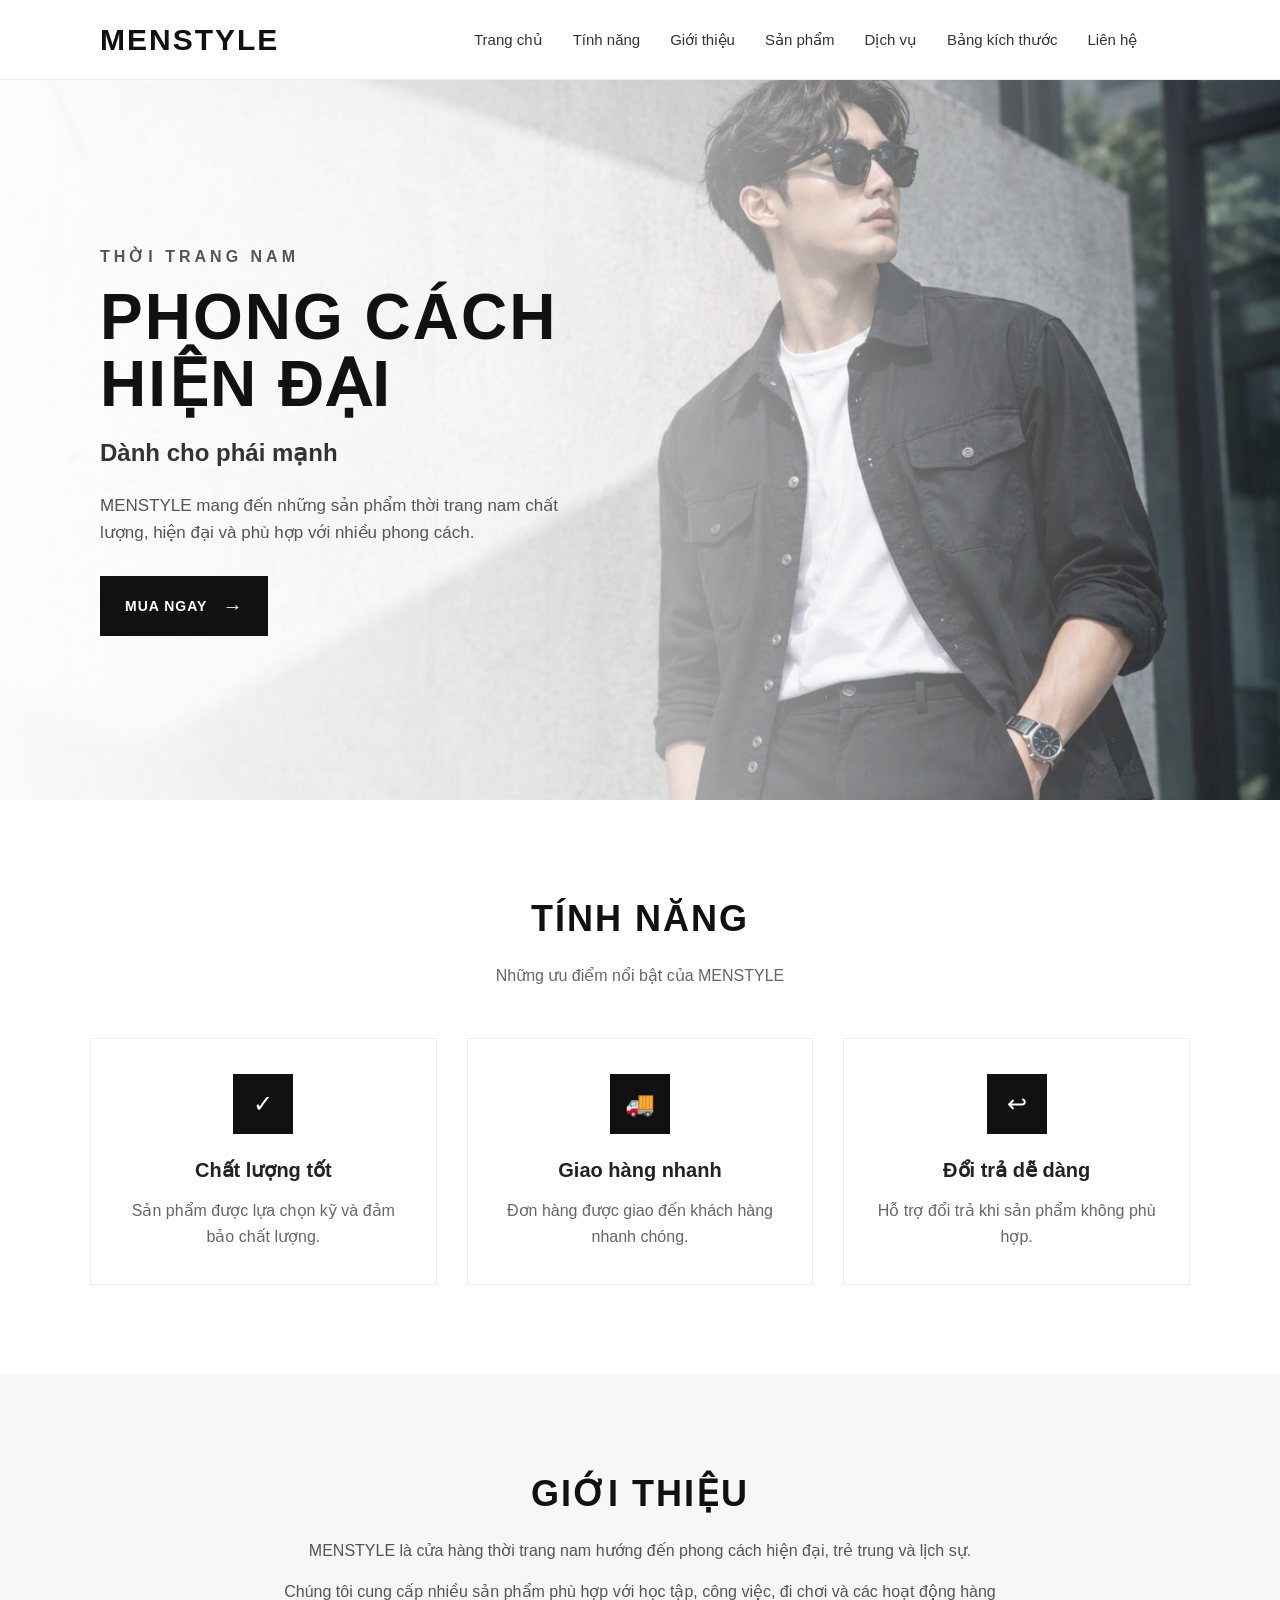
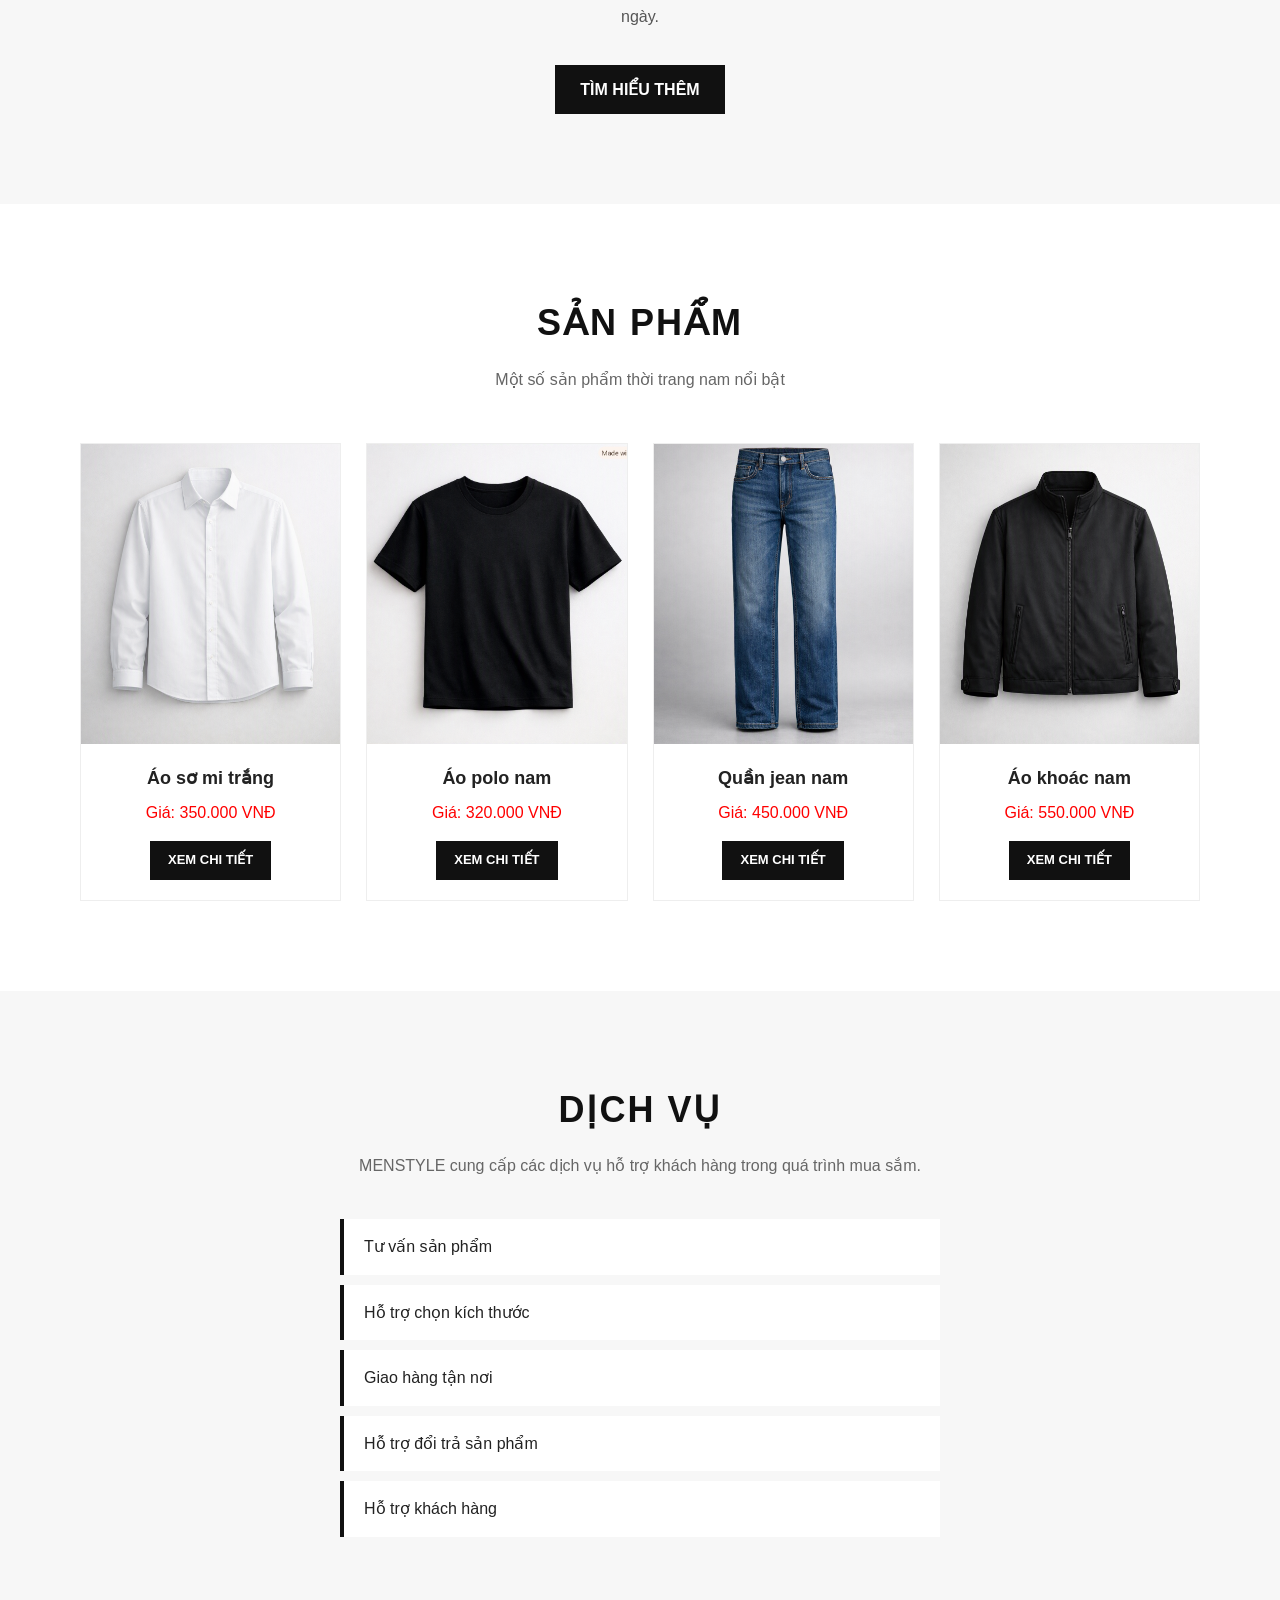
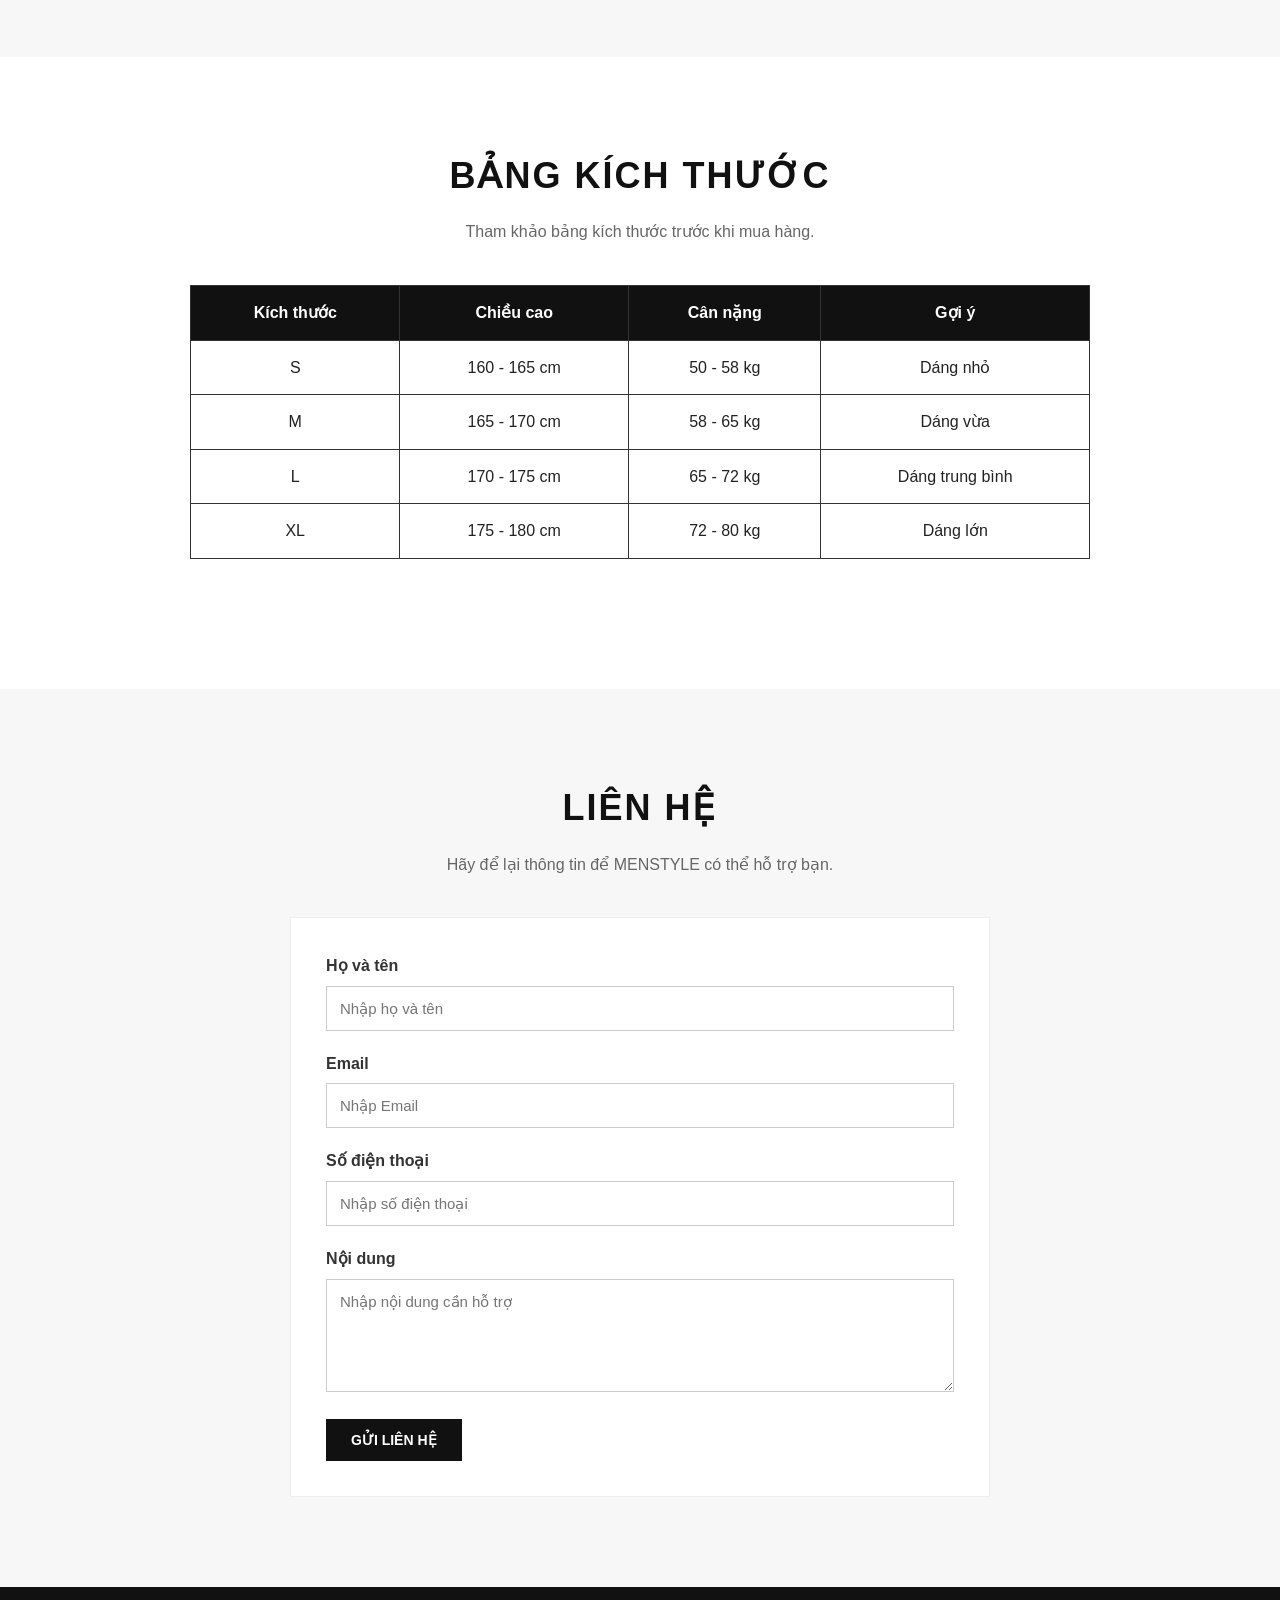
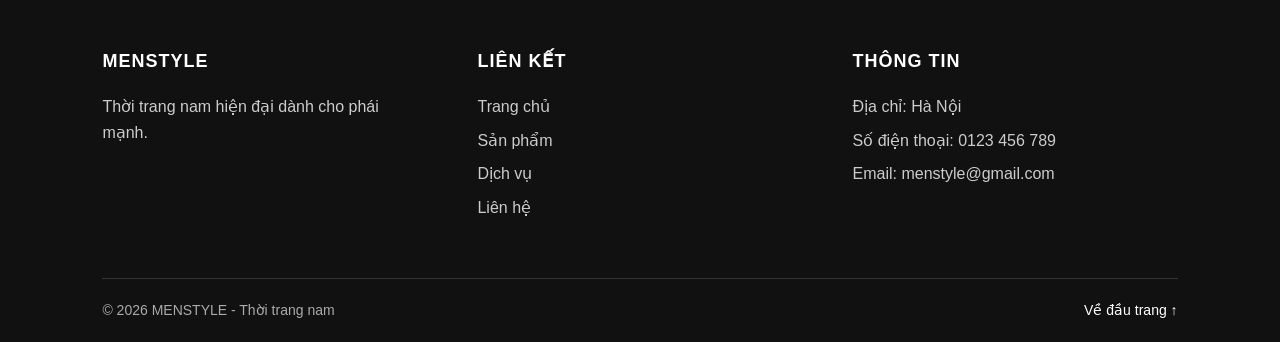
<file: Assignment/MENSTYLE/index.html>
<!DOCTYPE html>
<html lang="vi">
<head>
    <meta charset="UTF-8">
    <meta name="viewport" content="width=device-width, initial-scale=1.0">
    <title>MENSTYLE - Thời trang nam</title>
    <link rel="stylesheet" href="css/style.css">
</head>
<body>
    <!-- ========================================
         PHẦN ĐẦU TRANG
         ======================================== -->
    <header class="header">
        <div class="logo"><a href="#trang-chu">MENSTYLE</a></div>
        <nav class="menu">
            <ul>
                <li><a href="#trang-chu">Trang chủ</a></li>
                <li><a href="#tinh-nang">Tính năng</a></li>
                <li><a href="#gioi-thieu">Giới thiệu</a></li>
                <li><a href="#san-pham">Sản phẩm</a></li>
                <li><a href="#dich-vu">Dịch vụ</a></li>
                <li><a href="#bang-kich-thuoc">Bảng kích thước</a></li>
                <li><a href="#lien-he">Liên hệ</a></li>
            </ul>
        </nav>
        <div class="header-icons">
            <a href="#san-pham" title="Tìm kiếm">🔍</a>
            <a href="#san-pham" title="Giỏ hàng">🛒</a>
        </div>
    </header>
    <!-- ========================================
         PHẦN BANNER
         ======================================== -->
    <section id="trang-chu" class="banner">
        <img
            src="/Assignment/MENSTYLE/images/banner.png"
            alt="Thời trang nam MENSTYLE" class="banner-image">
        <div class="banner-overlay"></div>
        <div class="banner-content">
            <p class="banner-small-title">THỜI TRANG NAM</p>
            <h1>PHONG CÁCH<br>
                HIỆN ĐẠI
            </h1>
            <p class="banner-slogan">Dành cho phái mạnh</p>
            <p class="banner-description">
                MENSTYLE mang đến những sản phẩm
                thời trang nam chất lượng, hiện đại
                và phù hợp với nhiều phong cách.
            </p>
            <a href="#san-pham" class="banner-button">
                MUA NGAY
                <span>→</span>
            </a>
        </div>
    </section>
    <!-- ========================================
         PHẦN TÍNH NĂNG
         ======================================== -->
    <section id="tinh-nang" class="section">
        <h2>TÍNH NĂNG</h2>
        <p>
            Những ưu điểm nổi bật của MENSTYLE
        </p>
        <div class="features">
            <div class="feature-item">
                <div class="feature-icon">✓</div>
                <h3><a href="#">Chất lượng tốt</a></h3>
                <p>
                    Sản phẩm được lựa chọn kỹ
                    và đảm bảo chất lượng.
                </p>
            </div>
            <div class="feature-item">
                <div class="feature-icon">🚚</div>
                <h3><a href="#">Giao hàng nhanh</a></h3>
                <p>
                    Đơn hàng được giao đến
                    khách hàng nhanh chóng.
                </p>
            </div>
            <div class="feature-item">
                <div class="feature-icon">↩</div>
                <h3><a href="#">Đổi trả dễ dàng</a></h3>
                <p>
                    Hỗ trợ đổi trả khi sản phẩm
                    không phù hợp.
                </p>
            </div>
        </div>
    </section>
    <!-- ========================================
         PHẦN GIỚI THIỆU
         ======================================== -->
    <section id="gioi-thieu" class="section">
        <h2>GIỚI THIỆU</h2>
        <p>
            MENSTYLE là cửa hàng thời trang nam
            hướng đến phong cách hiện đại,
            trẻ trung và lịch sự.
        </p>
        <p>
            Chúng tôi cung cấp nhiều sản phẩm
            phù hợp với học tập, công việc,
            đi chơi và các hoạt động hàng ngày.
        </p>
        <a href="#lien-he" class="section-button">TÌM HIỂU THÊM</a>
    </section>
    <!-- ========================================
         PHẦN SẢN PHẨM
         ======================================== -->
    <section id="san-pham" class="section">
        <h2>SẢN PHẨM</h2>
        <p>
            Một số sản phẩm thời trang nam nổi bật
        </p>
        <div class="products">
            <div class="product-item">
                <img src="/Assignment/MENSTYLE/images/ao-so-mi.png" alt="Áo sơ mi trắng">
                <h3>Áo sơ mi trắng</h3>
                <p>Giá: 350.000 VNĐ</p>
                <a href="#">XEM CHI TIẾT</a>
            </div>
            <div class="product-item">
                <img src="/Assignment/MENSTYLE/images/ao-polo-nam.png" alt="Áo polo nam">
                <h3>Áo polo nam</h3>
                <p>Giá: 320.000 VNĐ</p>
                <a href="#">XEM CHI TIẾT</a>
            </div>
            <div class="product-item">
                <img src="/Assignment/MENSTYLE/images/quan-jean-nam.png" alt="Quần jean nam">
                <h3>Quần jean nam</h3>
                <p>Giá: 450.000 VNĐ</p>
                <a href="#">XEM CHI TIẾT</a>
            </div>
            <div class="product-item">
                <img src="/Assignment/MENSTYLE/images/ao-khoac.png" alt="Áo khoác nam">
                <h3>Áo khoác nam</h3>
                <p>Giá: 550.000 VNĐ</p>
                <a href="#">XEM CHI TIẾT</a>
            </div>
        </div>
    </section>
    <!-- ========================================
         PHẦN DỊCH VỤ
         ======================================== -->
    <section id="dich-vu" class="section">
        <h2>DỊCH VỤ</h2>
        <p>
            MENSTYLE cung cấp các dịch vụ hỗ trợ
            khách hàng trong quá trình mua sắm.
        </p>
        <ul class="service-list">
            <li><a href="#">Tư vấn sản phẩm</a></li>
            <li><a href="#">Hỗ trợ chọn kích thước</a></li>
            <li><a href="#">Giao hàng tận nơi</a></li>
            <li><a href="#">Hỗ trợ đổi trả sản phẩm</a></li>
            <li><a href="#">Hỗ trợ khách hàng</a></li>
        </ul>
    </section>
    <!-- ========================================
         PHẦN BẢNG KÍCH THƯỚC
         ======================================== -->
    <section id="bang-kich-thuoc" class="section">
        <h2>BẢNG KÍCH THƯỚC</h2>
        <p>
            Tham khảo bảng kích thước trước khi mua hàng.
        </p>
        <table>
            <thead>
                <tr>
                    <th>Kích thước</th>
                    <th>Chiều cao</th>
                    <th>Cân nặng</th>
                    <th>Gợi ý</th>
                </tr>
            </thead>
            <tbody>
                <tr>
                    <td>S</td>
                    <td>160 - 165 cm</td>
                    <td>50 - 58 kg</td>
                    <td>Dáng nhỏ</td>
                </tr>
                <tr>
                    <td>M</td>
                    <td>165 - 170 cm</td>
                    <td>58 - 65 kg</td>
                    <td>Dáng vừa</td>
                </tr>
                <tr>
                    <td>L</td>
                    <td>170 - 175 cm</td>
                    <td>65 - 72 kg</td>
                    <td>Dáng trung bình</td>
                </tr>
                <tr>
                    <td>XL</td>
                    <td>175 - 180 cm</td>
                    <td>72 - 80 kg</td>
                    <td>Dáng lớn</td>
                </tr>
            </tbody>
        </table>
    </section>
    <!-- ========================================
         PHẦN LIÊN HỆ
         ======================================== -->
    <section id="lien-he" class="section">
        <h2>LIÊN HỆ</h2>
        <p>
            Hãy để lại thông tin để MENSTYLE
            có thể hỗ trợ bạn.
        </p>
        <form class="contact-form">
            <div class="form-group">
                <label for="ho-ten">Họ và tên</label>
                <input
                    type="text"
                    id="ho-ten"
                    name="ho-ten"
                    placeholder="Nhập họ và tên">
            </div>
            <div class="form-group">
                <label for="email">Email</label>
                <input
                    type="email"
                    id="email"
                    name="email"
                    placeholder="Nhập Email">
            </div>
            <div class="form-group">
                <label for="so-dien-thoai">Số điện thoại</label>
                <input
                    type="tel"
                    id="so-dien-thoai"
                    name="so-dien-thoai"
                    placeholder="Nhập số điện thoại">
            </div>
            <div class="form-group">
                <label for="noi-dung">Nội dung</label>
                <textarea
                    id="noi-dung"
                    name="noi-dung"
                    rows="5"
                    placeholder="Nhập nội dung cần hỗ trợ"
                ></textarea>
            </div>
            <button type="submit" class="form-button">
                GỬI LIÊN HỆ
            </button>
        </form>
    </section>
    <!-- ========================================
         CHÂN TRANG
         ======================================== -->
    <footer class="footer">
        <div class="footer-content">
            <div class="footer-item">
                <h3>MENSTYLE</h3>
                <p>
                    Thời trang nam hiện đại
                    dành cho phái mạnh.
                </p>
            </div>
            <div class="footer-item">
                <h3>LIÊN KẾT</h3>
                <a href="#trang-chu">Trang chủ</a>
                <a href="#san-pham">Sản phẩm</a>
                <a href="#dich-vu">Dịch vụ</a>
                <a href="#lien-he">Liên hệ</a>
            </div>
            <div class="footer-item">
                <h3>THÔNG TIN</h3>
                <p>Địa chỉ: Hà Nội</p>
                <p>Số điện thoại: 0123 456 789</p>
                <p>Email: menstyle@gmail.com</p>
            </div>
        </div>
        <div class="footer-bottom">
            <p>
                © 2026 MENSTYLE - Thời trang nam
            </p>
            <a href="#trang-chu">Về đầu trang ↑</a>
        </div>
    </footer>
</body>
</html>
</file>
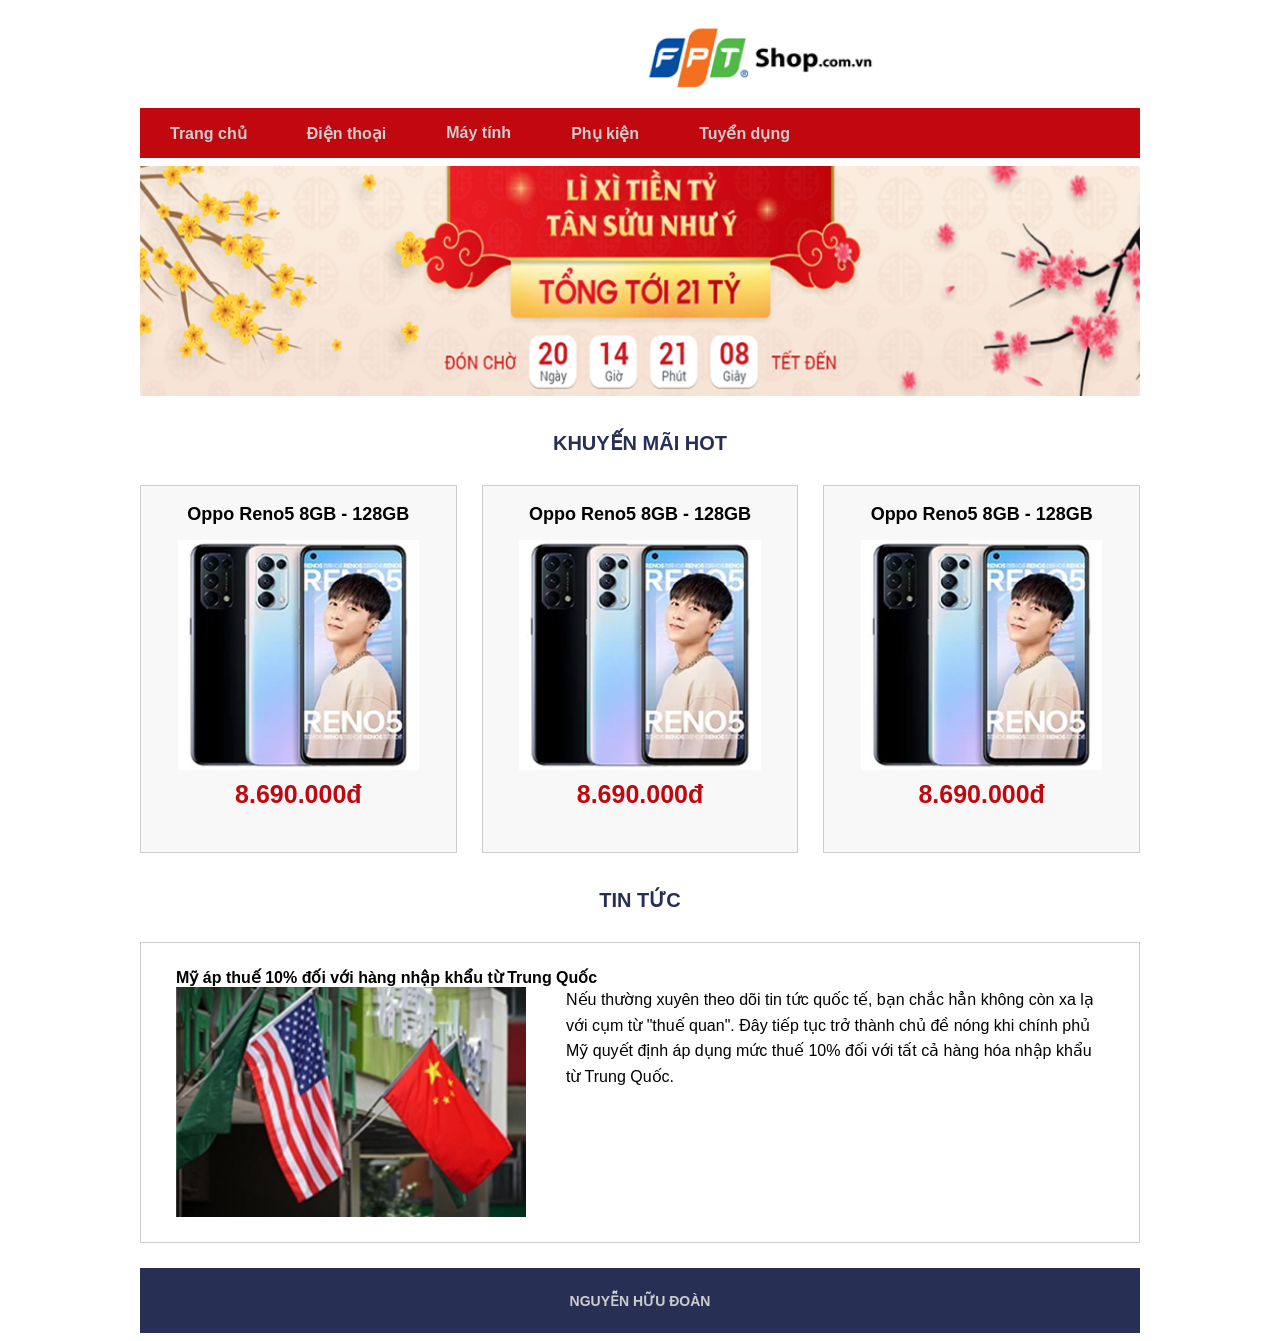
<file: lab2/lab2.html>
<!DOCTYPE html>
<html lang="vi">
<head>
    <meta charset="UTF-8">
    <meta name="viewport"
          content="width=device-width, initial-scale=1.0">
    <title>FPT Shop</title>
    <link rel="stylesheet" href="/lab2/lab2.css">
</head>
<body>
    <div class="container">
        <div class="logo">
            <img src="/lab2/img/logo.png" alt="FPT Shop">
        </div>
    </div>

    <div class="menu">
        <div class="menu-container">
            <a href="#">Trang chủ</a>
            <a href="#">Điện thoại</a>
            <a href="#">Máy tính</a>
            <a href="#">Phụ kiện</a>
            <a href="#">Tuyển dụng</a>
        </div>
    </div>

    <div class="banner">
        <img src="/lab2/img/banner.png" alt="Banner khuyến mãi">
    </div>
    <div class="section">
        <div class="category"><a href="#">KHUYẾN MÃI HOT</a></div>
        <div class="products">
            <div class="product">
                <div class="name"><a href="#">Oppo Reno5 8GB - 128GB</a></div>
                <img src="/lab2/img/sp.png" alt="Oppo Reno5">
                <p class="price">8.690.000đ</p>
            </div>
            <div class="product">
                <div class="name"><a href="#">Oppo Reno5 8GB - 128GB</a></div>
                <img src="/lab2/img/sp.png" alt="Oppo Reno5">
                <p class="price">8.690.000đ</p>
            </div>
            <div class="product">
                <div class="name"><a href="#">Oppo Reno5 8GB - 128GB</a></div>
                <img src="/lab2/img/sp.png" alt="Oppo Reno5">
                <p class="price">8.690.000đ</p>
            </div>
        </div>
    </div>

    <div class="section news-section">
        <div class="category"><a href="#">TIN TỨC</a></div>
        <div class="news">
            <a href="#">Mỹ áp thuế 10% đối với hàng nhập khẩu từ Trung Quốc</a>
            <div class="news-content">
                <img src="/lab2/img/news.png" alt="Tin tức">
                <p>
                    Nếu thường xuyên theo dõi tin tức quốc tế,
                    bạn chắc hẳn không còn xa lạ với cụm từ
                    "thuế quan". Đây tiếp tục trở thành chủ đề
                    nóng khi chính phủ Mỹ quyết định áp dụng
                    mức thuế 10% đối với tất cả hàng hóa nhập
                    khẩu từ Trung Quốc.
                </p>
            </div>
        </div>
    </div>

    <div class="footer">
        <p>NGUYỄN HỮU ĐOÀN</p>
    </div>
</body>

</html>
</file>
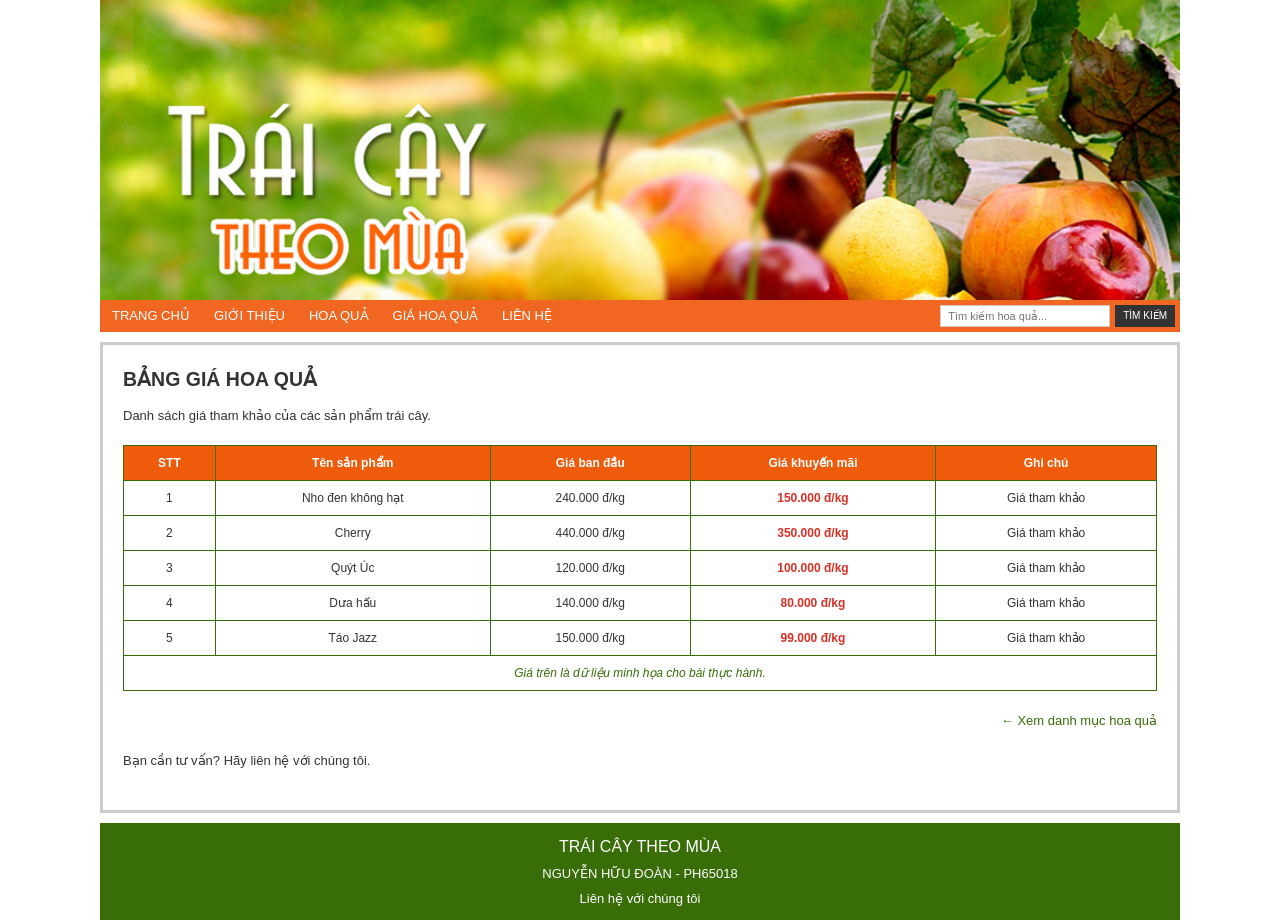
<file: Lab3/bang-gia.html>
<!DOCTYPE html>
<html lang="vi">
<head>
    <meta charset="UTF-8">
    <meta name="viewport" content="width=device-width, initial-scale=1.0">
    <title>Bảng giá - Trái Cây Theo Mùa</title>
    <link rel="stylesheet" href="/Lab3/lab3.css">
</head>
<body>

<div class="website">

    <header class="banner">
        <a href="index.html">
            <img src="/Lab3/image/banner.png" alt="Trái cây theo mùa">
        </a>
    </header>

    <nav class="menu">
        <a href="lab3.html">TRANG CHỦ</a>
        <a href="gioi-thieu.html">GIỚI THIỆU</a>
        <a href="hoa-qua.html">HOA QUẢ</a>
        <a href="bang-gia.html">GIÁ HOA QUẢ</a>
        <a href="lien-he.html">LIÊN HỆ</a>

        <form action="hoa-qua.html" method="get" class="search">
            <input type="search" name="tu-khoa"
                   placeholder="Tìm kiếm hoa quả..."
                   aria-label="Tìm kiếm hoa quả">
            <button type="submit">TÌM KIẾM</button>
        </form>
    </nav>

    <main class="content price-page">

        <h2>BẢNG GIÁ HOA QUẢ</h2>
        <p>Danh sách giá tham khảo của các sản phẩm trái cây.</p>

        <table>
            <thead>
                <tr>
                    <th>STT</th>
                    <th>Tên sản phẩm</th>
                    <th>Giá ban đầu</th>
                    <th>Giá khuyến mãi</th>
                    <th>Ghi chú</th>
                </tr>
            </thead>

            <tbody>
                <tr>
                    <td>1</td>
                    <td><a href="chi-tiet-san-pham.html?san-pham=nho-den">Nho đen không hạt</a></td>
                    <td>240.000 đ/kg</td>
                    <td class="discount">150.000 đ/kg</td>
                    <td>Giá tham khảo</td>
                </tr>
                <tr>
                    <td>2</td>
                    <td><a href="chi-tiet-san-pham.html?san-pham=cherry">Cherry</a></td>
                    <td>440.000 đ/kg</td>
                    <td class="discount">350.000 đ/kg</td>
                    <td>Giá tham khảo</td>
                </tr>
                <tr>
                    <td>3</td>
                    <td><a href="chi-tiet-san-pham.html?san-pham=quyt-uc">Quýt Úc</a></td>
                    <td>120.000 đ/kg</td>
                    <td class="discount">100.000 đ/kg</td>
                    <td>Giá tham khảo</td>
                </tr>
                <tr>
                    <td>4</td>
                    <td><a href="chi-tiet-san-pham.html?san-pham=dua-hau">Dưa hấu</a></td>
                    <td>140.000 đ/kg</td>
                    <td class="discount">80.000 đ/kg</td>
                    <td>Giá tham khảo</td>
                </tr>
                <tr>
                    <td>5</td>
                    <td><a href="chi-tiet-san-pham.html?san-pham=tao-jazz">Táo Jazz</a></td>
                    <td>150.000 đ/kg</td>
                    <td class="discount">99.000 đ/kg</td>
                    <td>Giá tham khảo</td>
                </tr>
            </tbody>

            <tfoot>
                <tr>
                    <td colspan="5">
                        Giá trên là dữ liệu minh họa cho bài thực hành.
                    </td>
                </tr>
            </tfoot>
        </table>

        <p class="price-note">
            <a href="hoa-qua.html">← Xem danh mục hoa quả</a>
        </p>

        <p>
            Bạn cần tư vấn? Hãy <a href="lien-he.html">liên hệ với chúng tôi</a>.
        </p>

    </main>

    <footer class="footer">
        <a href="index.html">TRÁI CÂY THEO MÙA</a>
        <p>NGUYỄN HỮU ĐOÀN - PH65018</p>
        <a href="lien-he.html">Liên hệ với chúng tôi</a>
    </footer>

</div>
</body>
</html>
</file>
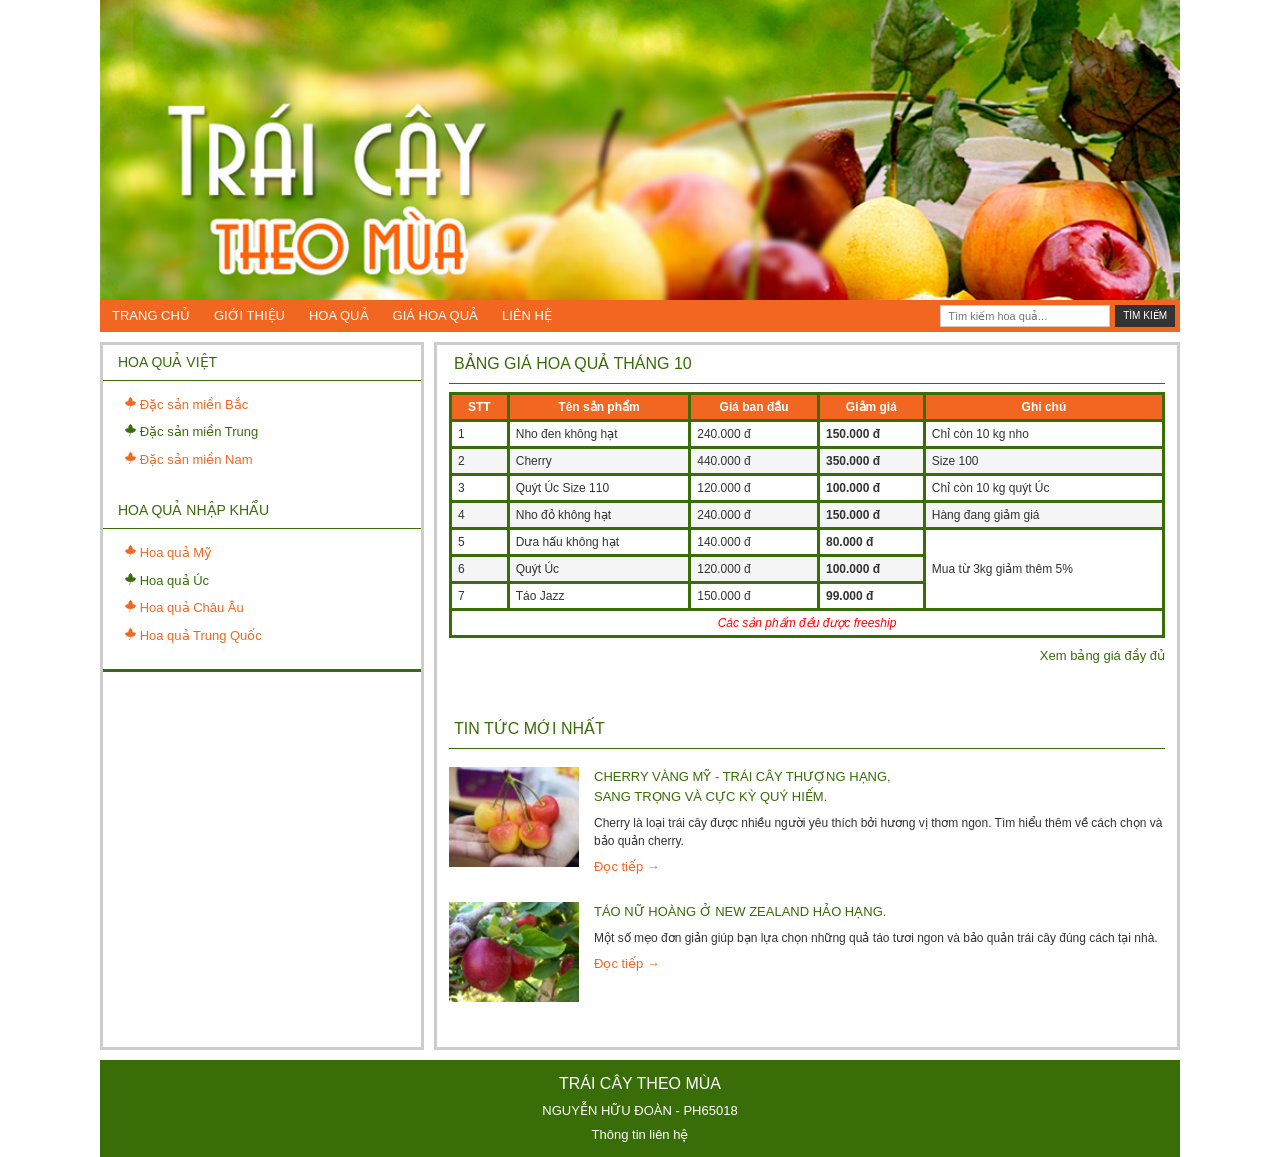
<file: Lab3/lab3.html>
<!DOCTYPE html>
<html lang="vi">
<head>
    <meta charset="UTF-8">
    <meta name="viewport" content="width=device-width, initial-scale=1.0">
    <title>Trái Cây Theo Mùa</title>
    <link rel="stylesheet" href="/Lab3/lab3.css">
</head>
<body>
    <div class="website">
        <!-- BANNER -->
        <header class="banner">
            <a href="index.html" title="Về trang chủ">
                <img src="/Lab3/image/banner.png" alt="Trái cây theo mùa">
            </a>
        </header>
        <!-- THANH MENU -->
        <nav class="menu">
            <a href="lab3.html">TRANG CHỦ</a>
            <a href="gioi-thieu.html">GIỚI THIỆU</a>
            <a href="hoa-qua.html">HOA QUẢ</a>
            <a href="bang-gia.html">GIÁ HOA QUẢ</a>
            <a href="lien-he.html">LIÊN HỆ</a>

            <form action="hoa-qua.html" method="get" class="search">
                <input
                    type="search"
                    name="tu-khoa"
                    placeholder="Tìm kiếm hoa quả..."
                    aria-label="Tìm kiếm hoa quả"
                >
                <button type="submit">TÌM KIẾM</button>
            </form>
        </nav>
        <!-- NỘI DUNG CHÍNH -->
        <main class="main-layout">
            <!-- CỘT DANH MỤC -->
            <aside class="sidebar">
                <h3>HOA QUẢ VIỆT</h3>
                <ul>
                    <li>
                        <img src="/Lab3/image/lavang.png">
                        <a href="danh-muc.html?mien=bac">Đặc sản miền Bắc</a></li>
                    <li>
                        <img src="/Lab3/image/laxanh.png">
                        <a href="danh-muc.html?mien=trung">Đặc sản miền Trung</a></li>
                    <li>
                        <img src="/Lab3/image/lavang.png">
                        <a href="danh-muc.html?mien=nam">Đặc sản miền Nam</a></li>
                </ul>
                <h3>HOA QUẢ NHẬP KHẨU</h3>
                <ul>
                    <li>
                        <img src="/Lab3/image/lavang.png">
                        <a href="danh-muc.html?nuoc=my">Hoa quả Mỹ</a></li>
                    <li>
                        <img src="/Lab3/image/laxanh.png">
                        <a href="danh-muc.html?nuoc=uc">Hoa quả Úc</a></li>
                    <li>
                        <img src="/Lab3/image/lavang.png">
                        <a href="danh-muc.html?nuoc=chau-au">Hoa quả Châu Âu</a></li>
                    <li>
                        <img src="/Lab3/image/lavang.png">
                        <a href="danh-muc.html?nuoc=china">Hoa quả Trung Quốc</a></li>
                </ul>
            </aside>
            <!-- CỘT NỘI DUNG -->
            <div class="content">
                <!-- BẢNG GIÁ -->
                <section class="price-section" id="bang-gia">
                    <h2>BẢNG GIÁ HOA QUẢ THÁNG 10</h2>
                    <table>
                        <thead>
                            <tr>
                                <th>STT</th>
                                <th>Tên sản phẩm</th>
                                <th>Giá ban đầu</th>
                                <th>Giảm giá</th>
                                <th>Ghi chú</th>
                            </tr>
                        </thead>
                        <tbody>
                            <tr>
                                <td>1</td>
                                <td><a href="chi-tiet-san-pham.html?san-pham=nho-den">Nho đen không hạt</a></td>
                                <td>240.000 đ</td>
                                <td class="discount">150.000 đ</td>
                                <td>Chỉ còn 10 kg nho</td>
                            </tr>
                            <tr>
                                <td>2</td>
                                <td><a href="chi-tiet-san-pham.html?san-pham=cherry">Cherry</a></td>
                                <td>440.000 đ</td>
                                <td class="discount">350.000 đ</td>
                                <td>Size 100</td>
                            </tr>
                            <tr>
                                <td>3</td>
                                <td><a href="chi-tiet-san-pham.html?san-pham=quyt-uc">Quýt Úc Size 110</a></td>
                                <td>120.000 đ</td>
                                <td class="discount">100.000 đ</td>
                                <td>Chỉ còn 10 kg quýt Úc</td>
                            </tr>
                            <tr>
                                <td>4</td>
                                <td><a href="chi-tiet-san-pham.html?san-pham=nho-do">Nho đỏ không hạt</a></td>
                                <td>240.000 đ</td>
                                <td class="discount">150.000 đ</td>
                                <td>Hàng đang giảm giá</td>
                            </tr>
                            <tr>
                                <td>5</td>
                                <td><a href="chi-tiet-san-pham.html?san-pham=dua-hau">Dưa hấu không hạt</a></td>
                                <td>140.000 đ</td>
                                <td class="discount">80.000 đ</td>
                                <td rowspan="3">Mua từ 3kg giảm thêm 5%</td>
                            </tr>
                            <tr>
                                <td>6</td>
                                <td><a href="chi-tiet-san-pham.html?san-pham=quyt-uc">Quýt Úc</a></td>
                                <td>120.000 đ</td>
                                <td class="discount">100.000 đ</td>
                            </tr>
                            <tr>
                                <td>7</td>
                                <td><a href="chi-tiet-san-pham.html?san-pham=tao-jazz">Táo Jazz</a></td>
                                <td>150.000 đ</td>
                                <td class="discount">99.000 đ</td>
                            </tr>
                        </tbody>
                        <tfoot>
                            <tr>
                                <td colspan="5">Các sản phẩm đều được freeship</td>
                            </tr>
                        </tfoot>
                    </table>
                    <p class="price-note">
                        <a href="bang-gia.html">Xem bảng giá đầy đủ</a>
                    </p>
                </section>
                <!-- TIN TỨC -->
                <section class="news-section" id="tin-tuc">
                    <h2>TIN TỨC MỚI NHẤT</h2>
                    <article class="news-item">
                        <a href="chi-tiet-tin-tuc.html?bai-viet=cherry">
                            <img src="/Lab3/image/sp1.png" alt="Cherry vàng">
                        </a>
                        <div class="news-text">
                            <h3>
                                <a href="chi-tiet-tin-tuc.html?bai-viet=cherry">
                                    CHERRY VÀNG MỸ - TRÁI CÂY THƯỢNG HẠNG,<br>
                                    SANG TRỌNG VÀ CỰC KỲ QUÝ HIẾM.
                                </a>
                            </h3>
                            <p>
                                Cherry là loại trái cây được nhiều người
                                yêu thích bởi hương vị thơm ngon. Tìm hiểu
                                thêm về cách chọn và bảo quản cherry.
                            </p>
                            <a class="read-more"
                               href="chi-tiet-tin-tuc.html?bai-viet=cherry">
                                Đọc tiếp →
                            </a>
                        </div>
                    </article>

                    <article class="news-item">
                        <a href="chi-tiet-tin-tuc.html?bai-viet=tao">
                            <img src="/Lab3/image/sp2.png" alt="Táo đỏ">
                        </a>
                        <div class="news-text">
                            <h3>
                                <a href="chi-tiet-tin-tuc.html?bai-viet=tao">
                                    TÁO NỮ HOÀNG Ở NEW ZEALAND HẢO HẠNG.
                                </a>
                            </h3>
                            <p>
                                Một số mẹo đơn giản giúp bạn lựa chọn
                                những quả táo tươi ngon và bảo quản
                                trái cây đúng cách tại nhà.
                            </p>
                            <a class="read-more"
                               href="chi-tiet-tin-tuc.html?bai-viet=tao">
                                Đọc tiếp →
                            </a>
                        </div>
                    </article>
                </section>

            </div>
        </main>

        <!-- CHÂN TRANG -->
        <footer class="footer">
            <a href="lab3.html">TRÁI CÂY THEO MÙA</a>
            <p>NGUYỄN HỮU ĐOÀN - PH65018</p>
            <a href="lien-he.html">Thông tin liên hệ</a>
        </footer>

    </div>

</body>
</html>
</file>
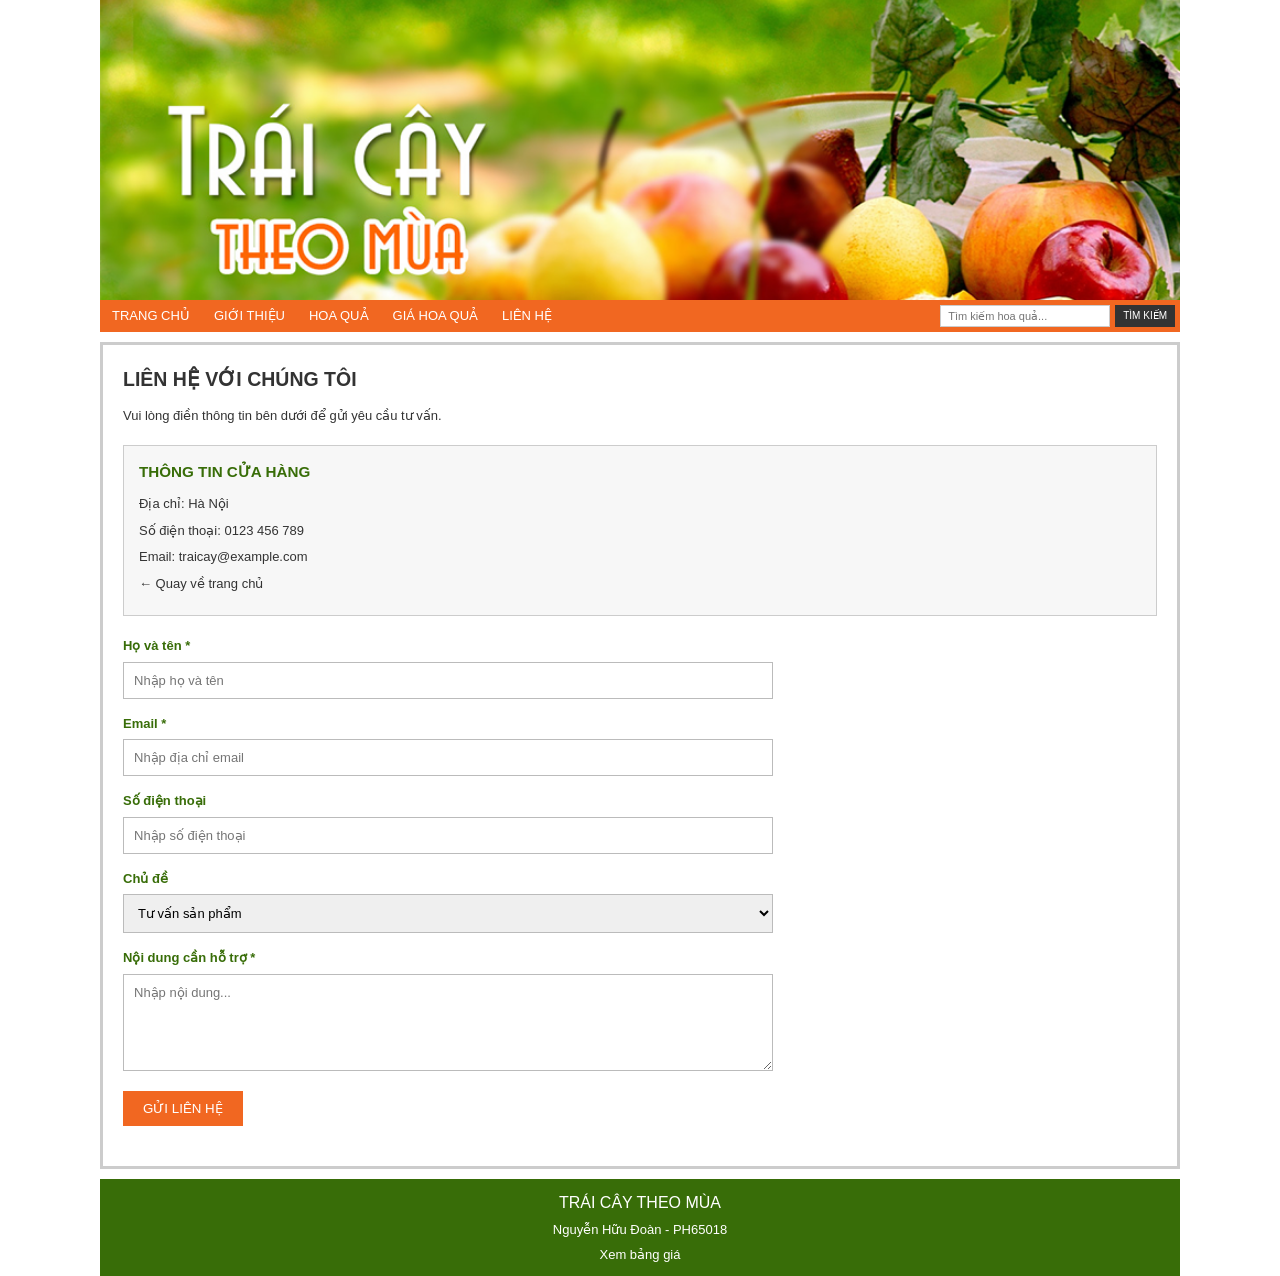
<file: Lab3/lien-he.html>
<!DOCTYPE html>
<html lang="vi">
<head>
    <meta charset="UTF-8">
    <meta name="viewport" content="width=device-width, initial-scale=1.0">
    <title>Liên hệ - Trái Cây Theo Mùa</title>
    <link rel="stylesheet" href="/Lab3/lab3.css">
</head>
<body>

<div class="website">

    <header class="banner">
        <a href="index.html">
            <img src="/Lab3/image/banner.png" alt="Trái cây theo mùa">
        </a>
    </header>

    <nav class="menu">
        <a href="lab3.html">TRANG CHỦ</a>
        <a href="gioi-thieu.html">GIỚI THIỆU</a>
        <a href="hoa-qua.html">HOA QUẢ</a>
        <a href="bang-gia.html">GIÁ HOA QUẢ</a>
        <a href="lien-he.html">LIÊN HỆ</a>

        <form action="hoa-qua.html" method="get" class="search">
            <input type="search" name="tu-khoa"
                   placeholder="Tìm kiếm hoa quả..."
                   aria-label="Tìm kiếm hoa quả">
            <button type="submit">TÌM KIẾM</button>
        </form>
    </nav>

    <main class="content contact-page">

        <h2>LIÊN HỆ VỚI CHÚNG TÔI</h2>
        <p>Vui lòng điền thông tin bên dưới để gửi yêu cầu tư vấn.</p>

        <div class="contact-information">
            <h3>THÔNG TIN CỬA HÀNG</h3>
            <p>Địa chỉ: Hà Nội</p>
            <p>Số điện thoại: <a href="tel:0123456789">0123 456 789</a></p>
            <p>Email: <a href="mailto:traicay@example.com">traicay@example.com</a></p>
            <p><a href="lab3.html">← Quay về trang chủ</a></p>
        </div>

        <form class="contact-form" action="#" method="get">

            <div class="form-group">
                <label for="ho-ten">Họ và tên *</label>
                <input type="text" id="ho-ten" name="ho-ten"
                       placeholder="Nhập họ và tên" required>
            </div>

            <div class="form-group">
                <label for="email">Email *</label>
                <input type="email" id="email" name="email"
                       placeholder="Nhập địa chỉ email" required>
            </div>

            <div class="form-group">
                <label for="dien-thoai">Số điện thoại</label>
                <input type="tel" id="dien-thoai" name="dien-thoai"
                       placeholder="Nhập số điện thoại">
            </div>

            <div class="form-group">
                <label for="chu-de">Chủ đề</label>
                <select id="chu-de" name="chu-de">
                    <option value="tu-van">Tư vấn sản phẩm</option>
                    <option value="bang-gia">Hỏi về bảng giá</option>
                    <option value="giao-hang">Hỏi về giao hàng</option>
                    <option value="khac">Nội dung khác</option>
                </select>
            </div>

            <div class="form-group">
                <label for="noi-dung">Nội dung cần hỗ trợ *</label>
                <textarea id="noi-dung" name="noi-dung"
                          rows="5" placeholder="Nhập nội dung..."
                          required></textarea>
            </div>

            <button type="submit" class="form-button">GỬI LIÊN HỆ</button>

        </form>

    </main>

    <footer class="footer">
        <a href="lab3.html">TRÁI CÂY THEO MÙA</a>
        <p>Nguyễn Hữu Đoàn - PH65018</p>
        <a href="bang-gia.html">Xem bảng giá</a>
    </footer>

</div>
</body>
</html>
</file>
<file: Assignment/MENSTYLE/css/style.css>
* {
    margin: 0;
    padding: 0;
    box-sizing: border-box;
}

html {
    scroll-behavior: smooth;
}

body {
    font-family: Arial, sans-serif;
    color: #222;
    background-color: #ffffff;
    line-height: 1.6;
}

a {
    text-decoration: none;
    color: inherit;
}

.header {
    width: 1500px;
    height: 80px;
    display: flex;
    align-items: center;
    justify-content: space-between;
    padding: 0 100px;
    background-color: #ffffff;
    border-bottom: 1px solid #eeeeee;
    position: relative;
    z-index: 10;
    transition: 0.3s;
}

.logo a {
    font-size: 30px;
    font-weight: bold;
    letter-spacing: 2px;
    color: #111111;
}

.menu ul {
    display: flex;
    list-style: none;
    gap: 30px;
    max-width: 1000px;
}

.menu a {
    font-size: 15px;
    font-weight: 500;
    color: #333333;
}

.menu a:hover {
    color: #888888;
}

.header-icons {
    display: flex;
    gap: 18px;
}

.header-icons a {
    font-size: 20px;
}


.header-icons a:hover {
    transform: scale(1.15);
}

.banner {
    position: relative;
    min-height: 720px;
    overflow: hidden;
    display: flex;
    align-items: center;
}

.banner-image {
    position: absolute;
    top: 0;
    left: 0;
    width: 100%;
    height: 100%;
    object-fit: cover;
    object-position: center;
    z-index: 1;
}

.banner-overlay {
    position: absolute;
    top: 0;
    left: 0;
    width: 100%;
    height: 100%;
    background: linear-gradient(
        to right,
        rgba(255, 255, 255, 0.95),
        rgba(255, 255, 255, 0.65),
        rgba(255, 255, 255, 0.05)
    );
    z-index: 2;
}

.banner-content {
    position: relative;
    z-index: 3;
    width: 900px;
    max-width: 600px;
    margin-left: 100px;
}

.banner-small-title {
    margin-bottom: 15px;
    font-size: 16px;
    font-weight: bold;
    letter-spacing: 4px;
    color: #555555;
}

.banner-content h1 {
    margin-bottom: 15px;
    font-size: 64px;
    line-height: 1.05;
    letter-spacing: 2px;
    color: #111111;
}

.banner-slogan {
    margin-bottom: 20px;
    font-size: 24px;
    font-weight: 600;
    color: #333333;
}

.banner-description {
    max-width: 500px;
    margin-bottom: 30px;
    font-size: 17px;
    color: #555555;
}

.banner-button {
    display: inline-flex;
    align-items: center;
    gap: 15px;
    padding: 14px 25px;
    background-color: #111111;
    color: #ffffff;
    font-size: 14px;
    font-weight: bold;
    letter-spacing: 1px;
    transition: 0.3s;
}

.banner-button:hover {
    background-color: #444444;
    transform: translateY(-3px);
}

.banner-button span {
    font-size: 20px;
}

.section {
    padding: 90px 80px;
    text-align: center;
}

.section h2 {
    margin-bottom: 15px;
    font-size: 36px;
    letter-spacing: 2px;
    color: #111111;
}

.section > p {
    max-width: 700px;
    margin: 0 auto 40px;
    color: #666666;
    font-size: 16px;
}

.section-button {
    display: inline-block;
    margin-top: 20px;
    padding: 12px 25px;
    background-color: #111111;
    color: #ffffff;
    font-weight: bold;
    transition: 0.3s;
}

.section-button:hover {
    background-color: #444444;
}

.features {
    display: grid;
    grid-template-columns: repeat(3, 1fr);
    gap: 30px;
    max-width: 1100px;
    margin: 50px auto 0;
}

.feature-item {
    padding: 35px 25px;
    border: 1px solid #eeeeee;
    background-color: #ffffff;
    transition: 0.3s;
}

.feature-item:hover {
    transform: translateY(-5px);
    box-shadow: 0 10px 25px rgba(0, 0, 0, 0.08);
}

.feature-icon {
    width: 60px;
    height: 60px;
    margin: 0 auto 20px;
    display: flex;
    align-items: center;
    justify-content: center;
    border-radius: 500;
    background-color: #111111;
    color: #ffffff;
    font-size: 24px;
}

.feature-item h3 {
    margin-bottom: 12px;
    font-size: 20px;
}

.feature-item p {
    color: #666666;
}

#gioi-thieu {
    background-color: #f7f7f7;
}

#gioi-thieu p {
    max-width: 750px;
    margin: 0 auto 15px;
    color: #555555;
}

.products {
    display: grid;
    grid-template-columns: repeat(4, 1fr);
    gap: 25px;
    max-width: 1200px;
    margin: 50px auto 0;
}

.product-item {
    background-color: #ffffff;
    border: 1px solid #eeeeee;
    overflow: hidden;
    transition: 0.3s;
}

.product-item:hover {
    transform: translateY(-5px);
    box-shadow: 0 10px 25px rgba(0, 0, 0, 0.08);
}

.product-item img {
    width: 100%;
    height: 300px;
    object-fit: cover;
    display: block;
}

.product-item h3 {
    margin: 20px 15px 8px;
    font-size: 18px;
}

.product-item p {
    margin-bottom: 15px;

    color: red;
}


.product-item a {
    display: inline-block;
    margin-bottom: 20px;
    padding: 9px 18px;
    background-color: #111111;
    color: #ffffff;
    font-size: 13px;
    font-weight: bold;
    transition: 0.3s;
}

.product-item a:hover {
    background-color: #444444;
}

#dich-vu {
    background-color: #f7f7f7;
}

.service-list {
    max-width: 600px;
    margin: 30px auto;
    padding-left: 0;
    list-style: none;
    text-align: left;
}

.service-list li {
    padding: 15px 20px;
    margin-bottom: 10px;
    background-color: #ffffff;
    border-left: 4px solid #111111;
    transition: 0.3s;
}

.service-list li:hover {
    padding-left: 30px;
}

#bang-kich-thuoc table {
    width: 900px;
    max-width: 1500px;
    margin: 40px auto;
    border-collapse: collapse;
    background-color: #ffffff;
}

#bang-kich-thuoc th,
#bang-kich-thuoc td {
    border: 1px solid #333333;
    padding: 14px;
    text-align: center;
}

#bang-kich-thuoc th {
    background-color: #111111;
    color: #ffffff;
    font-weight: bold;
}

#lien-he {
    background-color: #f7f7f7;
}

.contact-form {
    max-width: 700px;
    margin: 40px auto 0;
    text-align: left;
    background-color: #ffffff;
    padding: 35px;
    border: 1px solid #eeeeee;
}

.form-group {
    margin-bottom: 20px;
}

.form-group label {
    display: block;
    margin-bottom: 7px;
    font-weight: bold;
    color: #333333;
}

.form-group input,
.form-group textarea {
    width: 100%;
    padding: 13px;
    border: 1px solid #cccccc;
    outline: none;
    font-family: Arial, sans-serif;
    font-size: 15px;
}

.form-group input:focus,
.form-group textarea:focus {
    border-color: #111111;
}

.form-button {
    padding: 13px 25px;
    border: none;
    background-color: #111111;
    color: #ffffff;
    font-size: 14px;
    font-weight: bold;
    cursor: pointer;
    transition: 0.3s;
}

.form-button:hover {
    background-color: #444444;
}

.footer {
    background-color: #111111;
    color: #ffffff;
    padding: 60px 8% 20px;
}

.footer-content {
    display: grid;
    grid-template-columns: repeat(3, 1fr);
    gap: 50px;
    max-width: 1100px;
    margin: 0 auto 50px;
}

.footer-item h3 {
    margin-bottom: 18px;
    font-size: 18px;
    letter-spacing: 1px;
}

.footer-item p {
    margin-bottom: 8px;
    color: #cccccc;
}

.footer-item a {
    display: block;
    margin-bottom: 8px;
    color: #cccccc;
    transition: 0.3s;
}

.footer-item a:hover {
    color: #ffffff;
    padding-left: 5px;
}

.footer-bottom {
    display: flex;
    align-items: center;
    justify-content: space-between;
    padding-top: 20px;
    border-top: 1px solid #333333;
}

.footer-bottom p {
    color: #aaaaaa;
    font-size: 14px;
}

.footer-bottom a {
    color: #ffffff;
    font-size: 14px;
}
</file>
<file: lab2/lab2.css>
* {
    box-sizing: border-box;
    font-family: Arial, sans-serif;
}

.container {
    background-color: #ffffff;
    color: #000;
}

.logo {
    width: 1500px;
    height: 100px;
    display: flex;
    justify-content: center;
    align-items: center;
}

.logo img {
    width: 250px;
    height: auto;
    display: block;
}

.menu {
    width: 100%;
}

.menu-container {
    width: 100%;
    max-width: 1000px;
    height: 50px;
    margin: 0 auto;
    background-color: #c1080f;
    display: flex;
    align-items: center;
}

.menu-container a {
    color: #cdcdcd;
    text-decoration: none;
    font-weight: bold;
    padding: 10px 30px;

}

.menu-container a:hover {
    background-color: gray;
}

.banner {
    width: 100%;
    max-width: 1000px;
    margin: 8px auto 0;
    overflow: hidden;
}

.banner img {
    width: 100%;
    height: 230px;
    object-fit: cover;
    display: block;
}

.section {
    width: 100%;
    max-width: 1000px;
    margin: 35px auto 0;
}


.section .category {
    text-align: center;
    font-size: 20px;
    color: #272f54;
    margin-bottom: 30px;
}

.section .category a {
    text-decoration: none;
    color: #272f54;
    font-weight: bold;
}

.section .category a:hover {
    color: #c1080f;
}

.products {
    display: grid;
    grid-template-columns: repeat(3, 1fr);
    gap: 25px;
}

.product {
    border: 1px solid #cdcdcd;
    padding: 18px;
    text-align: center;
    background-color:#f8f8f8;
    min-height: 350px;
}

.product .name {
    font-family: Georgia, serif;
    font-size: 18px;
    margin-bottom: 15px;
}

.product .name a {
    text-decoration: none;
    color: #000;
    font-weight: bold;
}

.product .name a:hover {
    color: #c1080f;
}

.product img {
    width: 100%;
    height: 230px;
    object-fit: contain;
    display: block;
}

.price {
    color: #c1080f;
    font-size: 25px;
    font-weight: bold;
    margin-top: 10px;
}


.news-section {
    margin-top: 35px;
}

.news {
    border: 1px solid #cdcdcd;
    padding: 25px 35px;
}

.news a {
    text-decoration:none;
    font-weight:bold;
    color:#000;
}

.news a:hover {
    color: #c1080f;
}

.news-content {
    display: flex;
    align-items: flex-start;
    gap: 40px;
}

.news-content img {
    width: 350px;
    height: 230px;
    object-fit: cover;
    flex-shrink: 0;
}

.news-content p {
    font-size: 16px;
    line-height: 1.6;
    margin-top: 0;
}


.footer {
    width: 100%;
    max-width: 1000px;
    height: 65px;
    margin: 25px auto 0;
    background-color: #272f54;
    display: flex;
    justify-content: center;
    align-items: center;
}

.footer p {
    color: #cdcdcd;
    font-size: 14px;
    font-weight: bold;
}
</file>
<file: Lab3/lab3.css>
/* CÀI ĐẶT CHUNG */
* {
    margin: 0;
    padding: 0;
    box-sizing: border-box;
}

body {
    font-family: Arial, sans-serif;
    font-size: 13px;
    color: #333;
    background-color: #fff;
    line-height: 1.5;
}

a {
    color: inherit;
    text-decoration: none;
}

a:hover {
    text-decoration: underline;
    color: #e95b13;
}

.website {
    width: 1100px;
    max-width: 100%;
    margin: 0 auto;
    padding: 0 10px;
}

/* BANNER */
.banner {
    width: 100%;
    height: 300px;
    overflow: hidden;
}

.banner a,
.banner img {
    display: block;
    width: 100%;
    height: 100%;
}

.banner img {
    object-fit: cover;
    object-position: center;
}

/* MENU */
.menu {
    min-height: 28px;
    display: flex;
    align-items: center;
    background-color: #f16721;
    color: #fff;
    flex-wrap: wrap;
}

.menu > a {
    display: block;
    padding: 6px 12px;
    white-space: nowrap;
}

.menu > a:hover {
    background-color: #386d08;
    color: #fff;
    text-decoration: none;
}

.search {
    display: flex;
    gap: 5px;
    margin: 3px 5px 3px auto;
}

.search input {
    width: 170px;
    min-width: 0;
    padding: 4px 7px;
    border: 1px solid #ccc;
    font-size: 11px;
}

.search button {
    padding: 4px 8px;
    border: 0;
    background-color: #333;
    color: #fff;
    cursor: pointer;
    font-size: 10px;
}

.search button:hover {
    background-color: #111;
}

/* BỐ CỤC HAI CỘT */
.main-layout {
    display: grid;
    grid-template-columns: 30% 1fr;
    gap: 10px;
    margin-top: 10px;
    align-items: stretch;
}

.sidebar,
.content {
    border: 3px solid #ccc;
    min-width: 0;
}

/* CỘT DANH MỤC */
.sidebar h3 {
    padding: 7px 15px;
    color: #386d08;
    font-size: 14px;
    font-weight: normal;
    border-bottom: 1px solid #386d08;
}

.sidebar ul {
    list-style: none;
    padding: 10px 15px 20px;
}

.sidebar ul:last-of-type {
    border-bottom: 3px solid #386d08;
}

.sidebar li {
    padding: 4px 0;
    color: #386d08;
}

.sidebar li:nth-child(1) a {
    color: #f16721;
}

.sidebar li:nth-child(2) a {
    color: #386d08;
}

.sidebar li:nth-child(3) a {
    color: #f16721;
}

.sidebar ul:last-of-type li:nth-child(1) a {
    color: #f16721;
}

.sidebar ul:last-of-type li:nth-child(2) a {
    color: #386d08;
}

.sidebar ul:last-of-type li:nth-child(3) a {
    color: #f16721;
}

.sidebar ul:last-of-type li:nth-child(4) a {
    color: #f16721;
}

.sidebar li::before {
    content: "";
    color: #f16721;
    font-size: 9px;
    margin-right: 7px;
}

.sidebar li a:hover {
    color: #f16721;
}

/* CỘT NỘI DUNG */
.content {
    padding: 0 12px 20px;
}

.content section h2 {
    padding: 7px 5px;
    color: #386d08;
    font-size: 16px;
    font-weight: normal;
    border-bottom: 1px solid #386d08;
}

/* BẢNG GIÁ */
.price-section table {
    width: 100%;
    margin-top: 8px;
    border-collapse: collapse;
    font-size: 12px;
}

.price-section th,
.price-section td {
    border: 3px solid #386d08;
    padding: 3px 6px;
    text-align: left;
}

.price-section th {
    background-color: #f16721;
    color: #fff;
    text-align: center;
}

.price-section tbody tr:nth-child(even) {
    background-color: #f5f5f5;
}

.price-section td a:hover {
    color: #f16721;
}

.discount {
    font-weight: bold;
}

.price-section tfoot td {
    text-align: center;
    color: red;
    font-style: italic;
}

.price-note {
    margin: 8px 0 35px;
    text-align: right;
    color: #386d08;
}

/* TIN TỨC */
.news-section {
    margin-top: 45px;
}

.news-item {
    display: flex;
    gap: 15px;
    margin: 18px 0 25px;
    align-items: flex-start;
}

.news-item > a {
    display: block;
    flex: 0 0 130px;
}

.news-item img {
    display: block;
    width: 130px;
    height: 100px;
    object-fit: cover;
}

.news-text {
    flex: 1;
    min-width: 0;
}

.news-text h3 {
    margin-bottom: 8px;
    font-size: 13px;
    font-weight: normal;
    color: #386d08;
}

.news-text p {
    font-size: 12px;
    line-height: 1.5;
}

.read-more {
    display: inline-block;
    margin-top: 7px;
    color: #f16721;
}

/* CHÂN TRANG */
.footer {
    margin-top: 10px;
    padding: 12px;
    background-color: #386d08;
    color: #fff;
    text-align: center;
}

.footer > a:first-child {
    display: block;
    font-size: 16px;
}

.footer p {
    margin: 5px 0;
}

.footer a:hover {
    color: #ffe5b4;
}

/* TRANG BẢNG GIÁ */
.price-page,
.contact-page {
    margin-top: 10px;
    padding: 20px;
}

.price-page > p,
.contact-page > p {
    margin: 12px 0 20px;
}

.price-page table {
    width: 100%;
    margin: 20px 0;
    border-collapse: collapse;
    font-size: 12px;
}

.price-page th,
.price-page td {
    border: 1px solid #386d08;
    padding: 8px;
    text-align: center;
}

.price-page th {
    background-color: #ed5b0b;
    color: #fff;
}

.price-page tfoot td {
    color: #386d08;
    font-style: italic;
}

.price-page .discount {
    color: #d93025;
    font-weight: bold;
}

/* TRANG LIÊN HỆ */
.contact-information {
    margin: 20px 0;
    padding: 15px;
    border: 1px solid #ccc;
    background-color: #f7f7f7;
}

.contact-information h3 {
    margin-bottom: 10px;
    color: #386d08;
}

.contact-information p {
    margin: 7px 0;
}

.contact-form {
    max-width: 650px;
    margin: 20px 0;
}

.form-group {
    margin-bottom: 15px;
}

.form-group label {
    display: block;
    margin-bottom: 6px;
    color: #386d08;
    font-weight: bold;
}

.form-group input,
.form-group select,
.form-group textarea {
    width: 100%;
    padding: 10px;
    border: 1px solid #bbb;
    font-family: Arial, sans-serif;
    font-size: 13px;
}

.form-group input:focus,
.form-group select:focus,
.form-group textarea:focus {
    outline: 1px solid #386d08;
}

.form-button {
    padding: 10px 20px;
    border: 0;
    background-color: #f16721;
    color: #fff;
    cursor: pointer;
}

.form-button:hover {
    background-color: #386d08;
}
</file>
